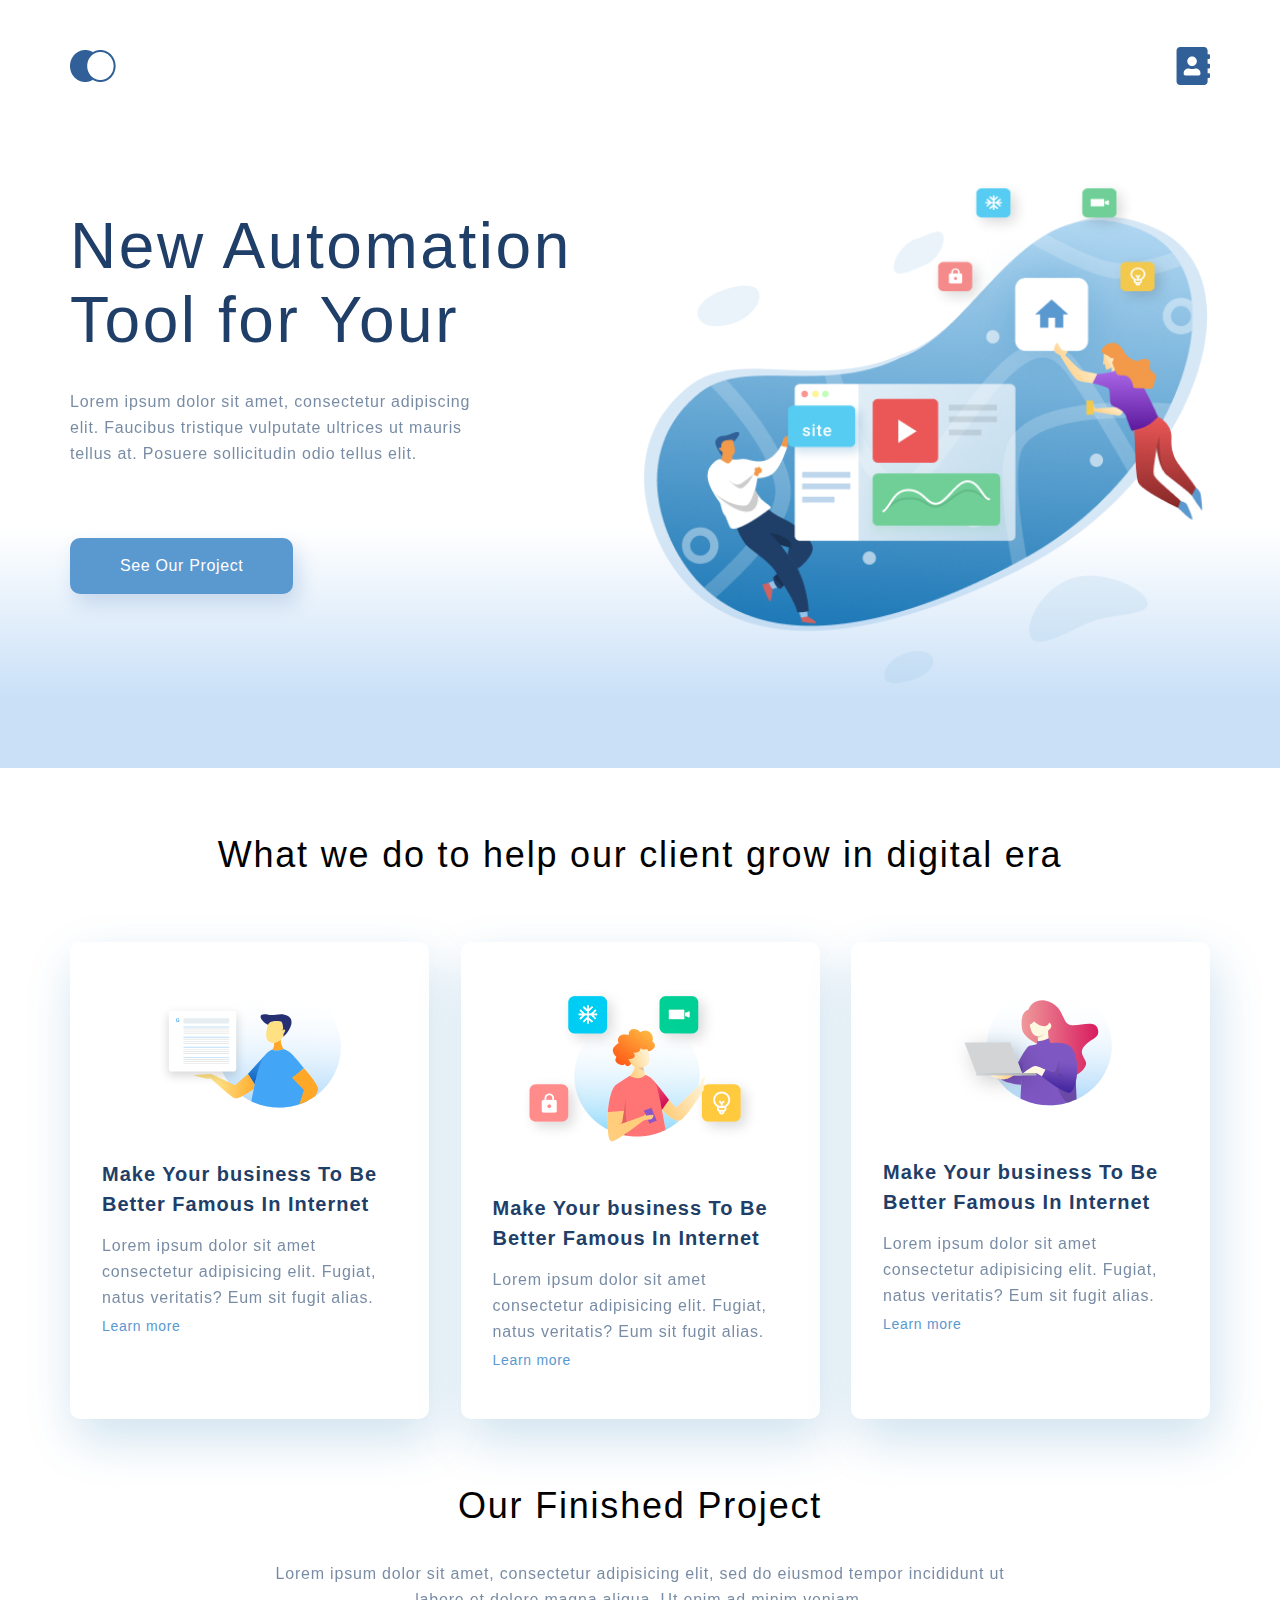
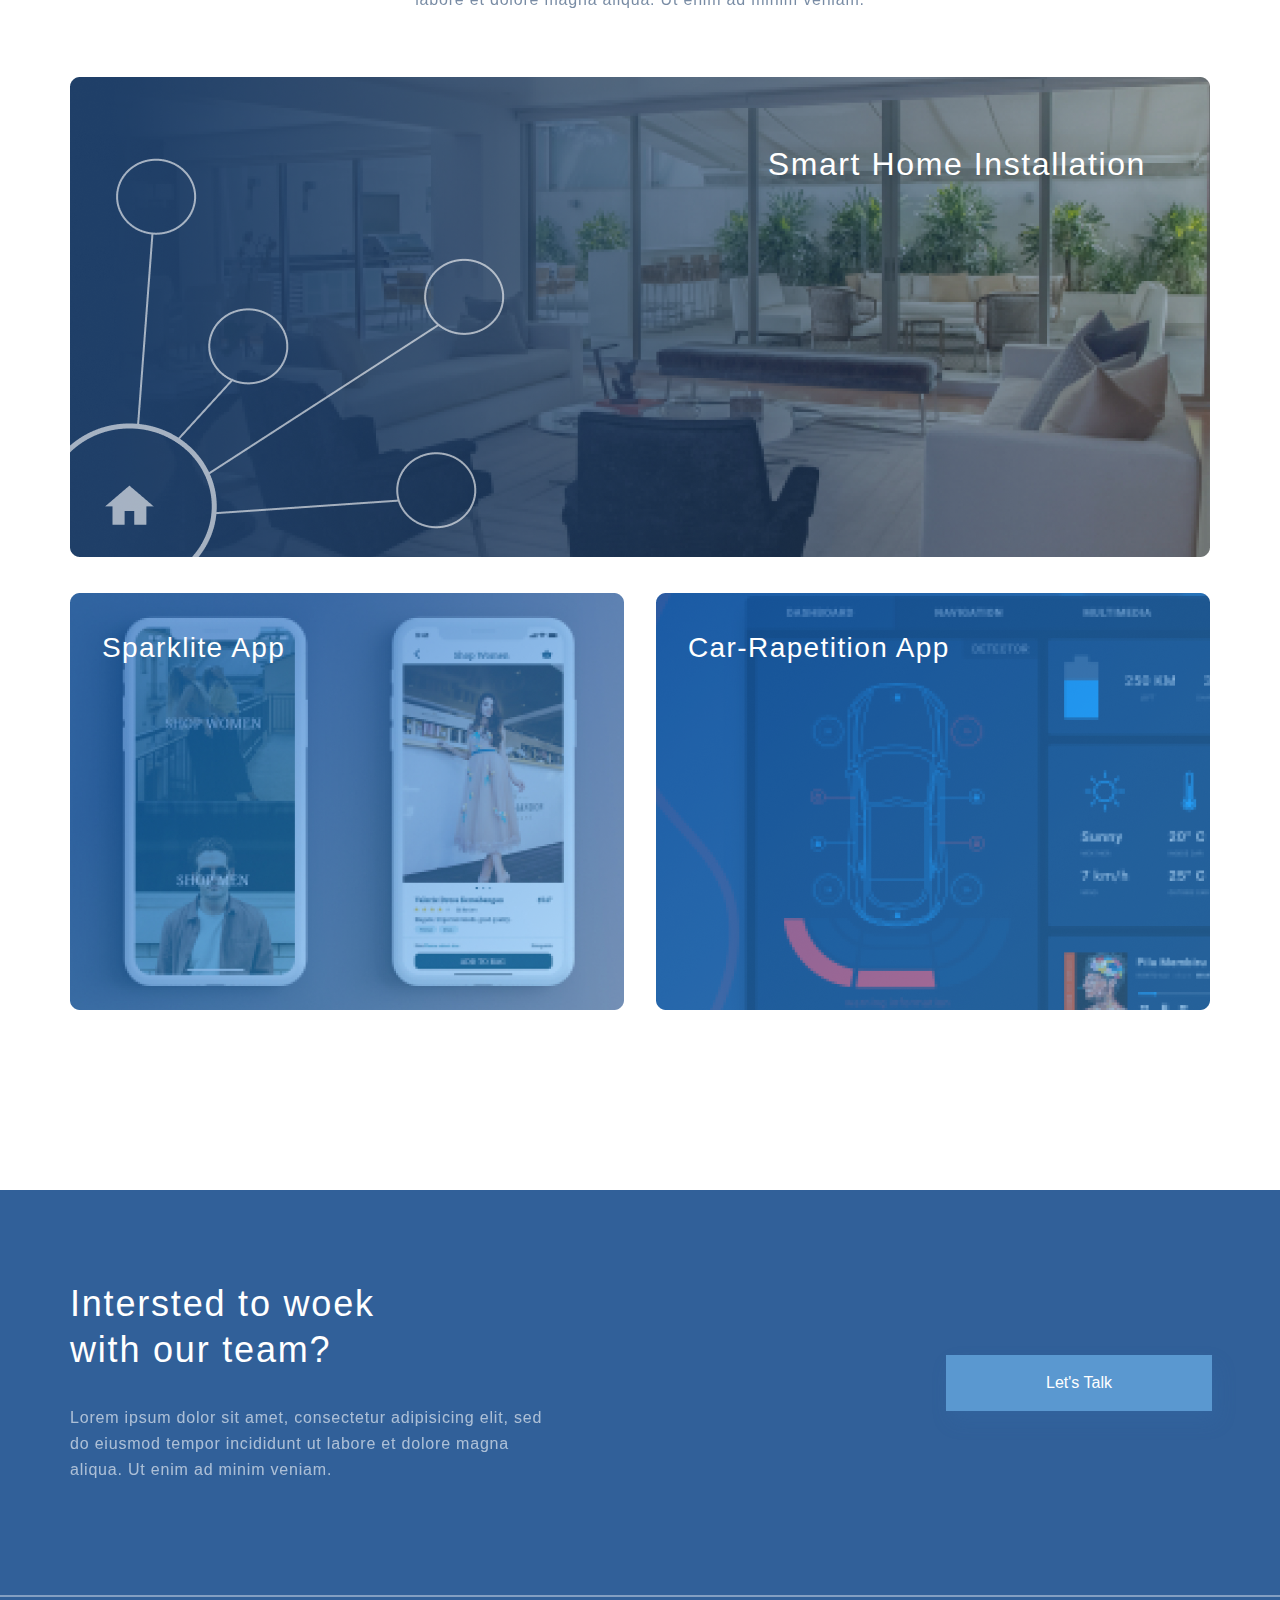
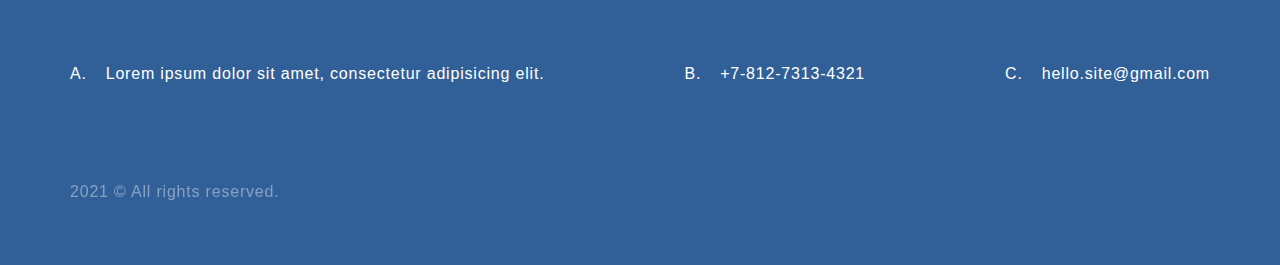
<file: index.html>
<!DOCTYPE html>
<html lang="en">
<head>
    <meta charset="UTF-8">
    <meta name="viewport" content="width=device-width, initial-scale=1.0">
    <link rel="stylesheet" type="text/css" href="style/style.css">
    <title>Homepage</title>
</head>
<body>

    <div class="top">
        <div class="container top__box">
            <ul class="header">
                <li><a href="index.html"><img src="img/main.png" alt="logo"></a></li>
                <li><a href="contact.html"><img src="img/contact.svg" alt="contact"></a></li>
            </ul>
            <div class="top__info">
                <h1 class="top__heading">New Automation
                    Tool for Your </h1>
                <p class="text top__text">Lorem ipsum dolor sit amet, consectetur adipiscing elit. Faucibus tristique vulputate ultrices ut mauris tellus at. Posuere sollicitudin odio tellus elit.</p>
                <a href="#" class="top__button">See Our Project</a>
            </div>
        </div>
    </div>
    <div class="what-we-do container">
        <h3 class="heading">What we do to help our client grow in digital era</h3>
        <div class="card-box">
            <div class="card">
                <img class="card__img" src="img/card_1.svg" alt="card">
                <h4 class="headin-mini">Make Your business To Be
                    Better Famous In Internet</h4>
                <p class="text">Lorem ipsum dolor sit amet consectetur adipisicing elit. Fugiat, natus veritatis? Eum sit fugit alias.</p>
                <a class="card__link" href="#">Learn more</a>
            </div>
            <div class="card">
                <img class="card__img" src="img/card_2.png" alt="card">
                <h4 class="headin-mini">Make Your business To Be
                    Better Famous In Internet</h4>
                <p class="text">Lorem ipsum dolor sit amet consectetur adipisicing elit. Fugiat, natus veritatis? Eum sit fugit alias.</p>
                <a class="card__link" href="#">Learn more</a>
            </div>
            <div class="card">
                <img class="card__img" src="img/card_3.svg" alt="card">
                <h4 class="headin-mini">Make Your business To Be
                    Better Famous In Internet</h4>
                <p class="text">Lorem ipsum dolor sit amet consectetur adipisicing elit. Fugiat, natus veritatis? Eum sit fugit alias.</p>
                <a class="card__link" href="#">Learn more</a>
            </div>
        </div>
        <div class="block-4">
            <div class="block-4">
                <h3 class="heading">Our Finished Project</h3>
                <p class="text text__block-4">Lorem ipsum dolor sit amet, consectetur adipisicing elit, sed do eiusmod tempor incididunt ut labore et dolore magna aliqua. Ut enim ad minim veniam.</p>
            </div>
        </div>
        <div class="block__picture">
            <div class="picture">
                <img class="img_pic" src="img/pic_1.png" alt="smart-home">
                <span class="text__pic_up">Smart Home Installation</span>
            </div>
            <div class="bottom_pic">
                <img class="img_pic" src="img/pic_2.png" alt="Sparklite-App">
                <span>Sparklite App</span>
            </div>
            <div class="bottom_pic">
                <img class="img_pic" src="img/pic_3.png" alt="Car-Rapetition-App">
                <span>Car-Rapetition App</span>
            </div>
        </div>
    </div>
    <div class="footer">
        <div class="container footer__uper">
            <div class="footer__block-text">
                <h4 class="footer_heading">Intersted to woek with our team?</h4>
                <p class="text footer__text">Lorem ipsum dolor sit amet, consectetur adipisicing elit, sed do eiusmod tempor incididunt ut labore et dolore magna aliqua. Ut enim ad minim veniam.</p>
                <a class="bottom__link" href="#">Let's Talk</a>
            </div>
        </div>
        <hr>
        <div class="container footer_down">
            <div class="info__footer">
                <ul class="footer__contact">
                    <li><span class="list__letter">A.</span>Lorem ipsum dolor sit amet, consectetur adipisicing elit.</li>
                    <li><span class="list__letter">B.</span>+7-812-7313-4321</li>
                    <li><span class="list__letter">C.</span>hello.site@gmail.com</li>
                </ul>
                <p class="footer__text copyright">2021 &copy; All rights reserved.</p>
            </div>
        </div>
    </div>
</body>
</html>
</file>
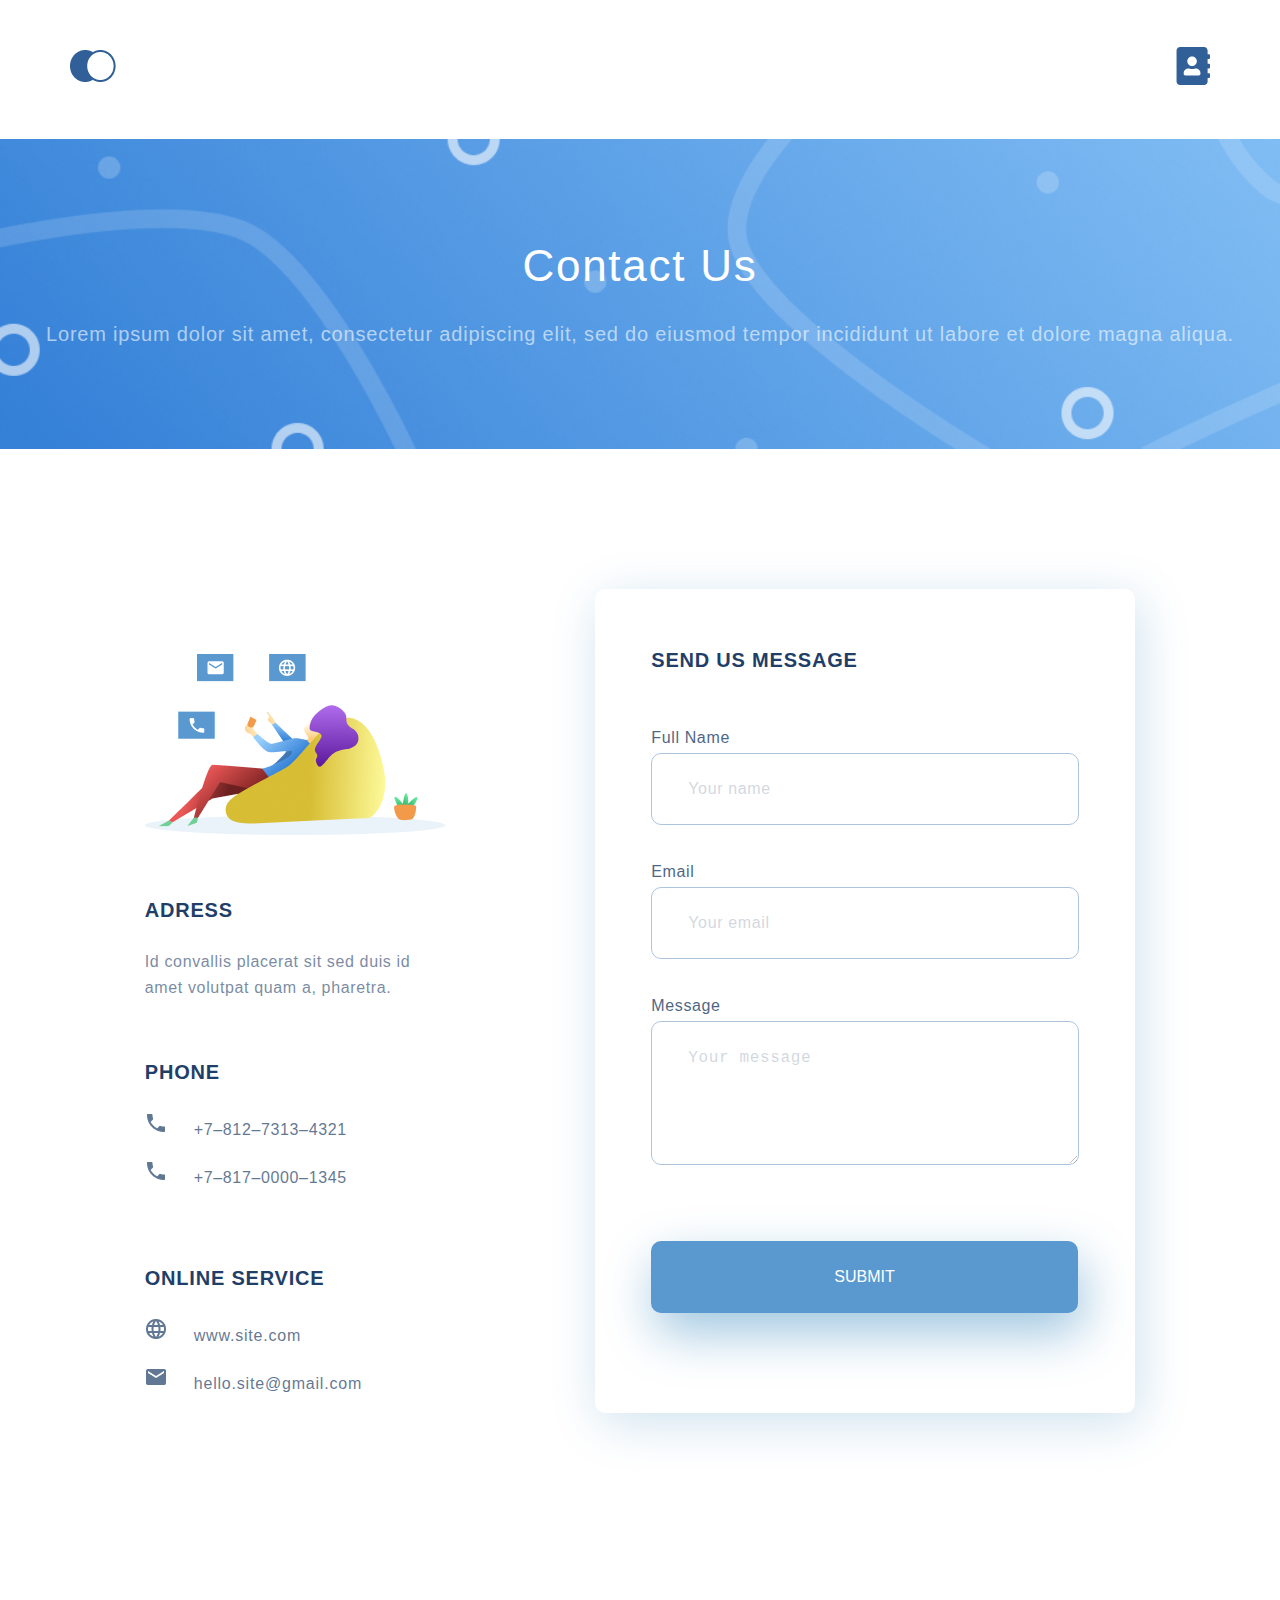
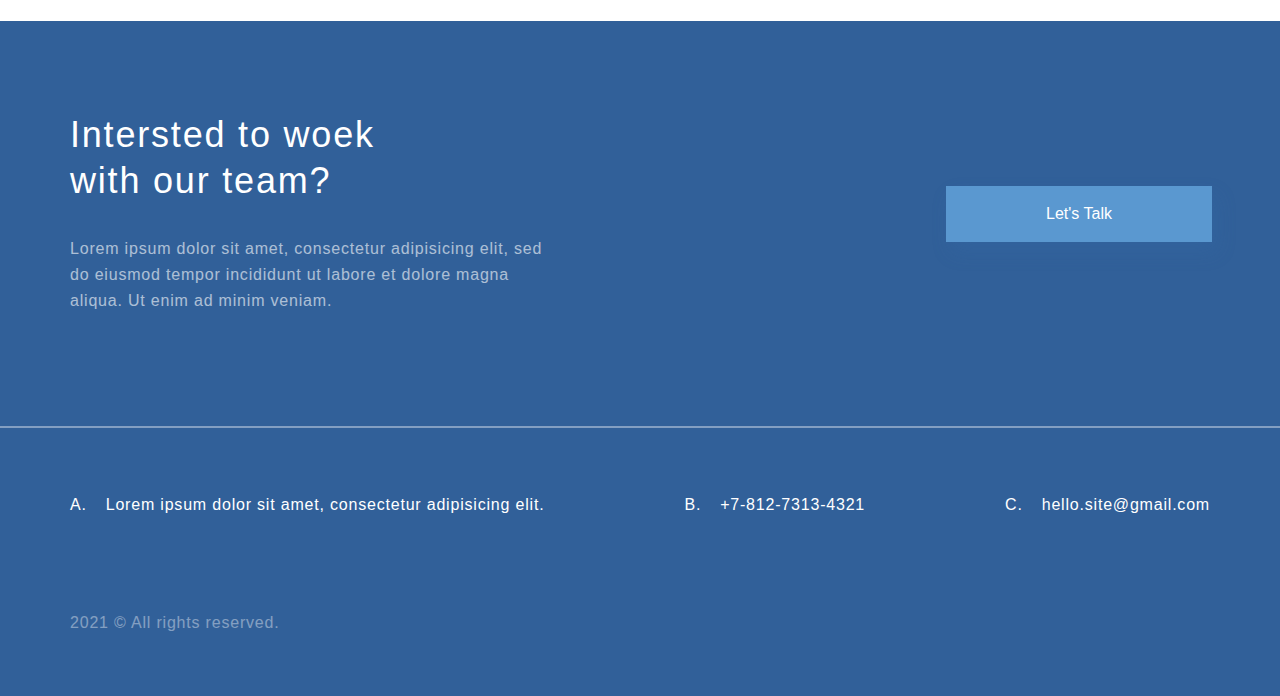
<file: contact.html>
<!DOCTYPE html>
<html lang="en">
<head>
    <meta charset="UTF-8">
    <meta name="viewport" content="width=device-width, initial-scale=1.0">
    <link rel="stylesheet" type="text/css" href="style/style.css">
    <title>Contact</title>
</head>
<body>
    <div class="header__con container">
        <ul class="header con_header">
            <li><a href="index.html"><img src="img/main.png" alt="logo"></a></li>
            <li><a href="contact.html"><img src="img/contact.svg" alt="contact"></a></li>
        </ul>
    </div>
    <div class="contact__us">
        <h2 class="heading__text">Contact Us</h2>
        <p class="text_header">Lorem ipsum dolor sit amet, consectetur adipiscing elit, sed do eiusmod tempor incididunt ut labore et dolore magna aliqua. </p>
    </div>
    <div class="data container">
        <div class="contact__data">
            <img src="img/img.png" alt="contact_img">
            <h4 class="heading_con">ADRESS</h4>
            <p class="text_con">Id convallis placerat sit sed duis id amet volutpat quam a, pharetra.</p>

            <h4 class="heading_con">PHONE</h4>
            <ul class="list-con">
                <li class="telephone">+7&ndash;812&ndash;7313&ndash;4321</li>
                <li class="telephone">+7&ndash;817&ndash;0000&ndash;1345</li>
            </ul>
            <h4 class="heading_con">ONLINE SERVICE</h4>
            <ul class="list-con">
                <li class="internet-icon"><a class="service_link" href="https://www.google.ru">www.site.com</a></li>
                <li class="mail-icon"><a class="service_link" href="dfish@yandex.ru">hello.site@gmail.com</a></li>
            </ul>
        </div>
        <div class="form__data">
            <h4 class="heading__form__text">SEND US MESSAGE</h4>
            <form class="form__message" action="#">
                <span class="text_from">Full Name</span><br><input class="input" type="text" placeholder="Your name"><br>
                <span class="text_from">Email</span><br><input class="input" type="email" placeholder="Your email"><br>
                <span class="text_from">Message</span><br>
                <textarea class="input message" name="Text" id="" cols="30" rows="5" placeholder="Your message"></textarea><br>
                <button class="button" type="submit">Submit</button>
            </form>
        </div>
    </div>
    <div class="map container">
            <script type="text/javascript" charset="utf-8" async src="https://api-maps.yandex.ru/services/constructor/1.0/js/?um=constructor%3Af2d9c5272ef8c5c134b5e7528054ff9554aa9dab8f355b2c3a3840e58fd3ec3a&amp;width=995&amp;height=480&amp;lang=ru_RU&amp;scroll=true"></script>
    </div>
    <div class="footer">
        <div class="container footer__uper">
            <div class="footer__block-text">
                <h4 class="footer_heading">Intersted to woek with our team?</h4>
                <p class="text footer__text">Lorem ipsum dolor sit amet, consectetur adipisicing elit, sed do eiusmod tempor incididunt ut labore et dolore magna aliqua. Ut enim ad minim veniam.</p>
                <a class="bottom__link" href="#">Let's Talk</a>
            </div>
        </div>
        <hr>
        <div class="container footer_down">
            <div class="info__footer">
                <ul class="footer__contact">
                    <li><span class="list__letter">A.</span>Lorem ipsum dolor sit amet, consectetur adipisicing elit.</li>
                    <li><span class="list__letter">B.</span>+7-812-7313-4321</li>
                    <li><span class="list__letter">C.</span>hello.site@gmail.com</li>
                </ul>
                <p class="footer__text copyright">2021 &copy; All rights reserved.</p>
            </div>
        </div>
    </div>
</body>
</html>
</file>
<file: style/style.css>
* {
    margin: 0;
    padding: 0;
}

html,
body {
    overflow-x: hidden;
}

body {
    font-family: sans-serif;
}

.container {
    max-width: 1140px;
    margin: 0 auto;
}

.top {
    height: 768px;
    background: linear-gradient(0deg, #c9e0f7 8.84%, rgba(152, 195, 232, 0) 31.12%);

}

.header {
    display: flex;
    justify-content: space-between;
    list-style-type: none;
    padding-top: 42px;
    align-items: center;
}

.top__box {
    display: flex;
    flex-direction: column;
    height: 100%;
}

.top__info {
    padding-top: 115px;
    flex-grow: 1;
    background-image: url(../img/illustration.png);
    background-repeat: no-repeat;
    background-position: right center;
    background-size: 50%;
}

.top__heading {
    width: 510px;
    color: #1F3F68;
    font-weight: 300;
    font-size: 64px;
    line-height: 74px;
    letter-spacing: 0.04em;
    margin-bottom: 32px;

}

.top__text {
    width: 425px;
}


.text {
    font-size: 16px;
    line-height: 26px;
    font-weight: 400;
    color: #1f3f68;
    letter-spacing: 0.05em;
    Opacity: 60%
}

.top__button {
    font-size: 16px;
    line-height: 26px;
    letter-spacing: 0.04em;
    text-align: center;
    color: #FFFFFF;
    background: #5A98D0;
    box-shadow: 5px 10px 20px rgba(53, 110, 173, 0.2);
    border-radius: 10px;
    padding: 15px 50px;
    text-decoration: none;
    display: inline-block;
    margin-top: 71px;
}

.what-we-do {
    padding: 64px;
}

.heading {
    font-size: 36px;
    text-align: center;
    font-weight: 300;
    line-height: 46px;
    letter-spacing: 0.05em;
}

.headin-mini {
    font-size: 20px;
    line-height: 30px;
    color: #1F3F68;
    letter-spacing: 0.05em;
    margin-bottom: 14px;
}

.card-box {
    display: flex;
    justify-content: space-between;
    padding-top: 64px;
    margin-bottom: 64px;
}

.card {
    width: 359px;
    padding: 44px 32px;
    box-sizing: border-box;
    box-shadow: 5px 20px 50px rgba(16, 112, 177, 0.2);
    border-radius: 10px;
    background-color: #ffffff;
    display: flex;
    flex-direction: column;
}

.card__img {
    align-self: center;
    margin-bottom: 51px;
}

.card__link {
    font-size: 14px;
    line-height: 30px;
    letter-spacing: 0.05em;
    color: #5A98D0;
    text-decoration: none;
}

.block-4 {
    text-align: center;
    display: flex;
    flex-direction: column;
}

.text__block-4 {
    width: 750px;
    padding-top: 32px;
    align-self: center;
}


.block__picture {
    margin-top: 64px;
    display: flex;
    flex-wrap: wrap;
    justify-content: space-between;
}

.picture {
    display: inline-block;
    position: relative;
}

.img_pic {
    width: 100%;
    height: auto;
}

.bottom_pic {
    margin-top: 32px;
    margin-bottom: 112px;
    display: inline-block;
    position: relative;
}

.text__pic_up {
    position: absolute;
    font-size: 32px;
    line-height: 46px;
    text-align: right;
    letter-spacing: 0.05em;
    top: 64px;
    right: 64px;
    color: #ffffff;
}


.bottom_pic>span {
    position: absolute;
    font-size: 28px;
    line-height: 46px;
    letter-spacing: 0.05em;
    color: #FFFFFF;
    left: 32px;
    top: 32px;
}

.footer {
    background: #316099;
}

.footer__uper {
    position: relative;
}

.footer_heading {
    width: 341px;
    padding-top: 91px;
    font-weight: 400;
    font-size: 36px;
    line-height: 46px;
    letter-spacing: 0.05em;
    color: #FFFFFF;
}

.footer__text {
    margin-top: 32px;
    padding-bottom: 112px;
    width: 494px;
    color: #FFFFFF;
    letter-spacing: 0.05em;
}

.bottom__link {
    font-size: 16px;
    line-height: 26px;
    position: absolute;
    left: 876px;
    top: 165px;
    text-align: center;
    color: #FFFFFF;
    background: #5A98D0;
    box-shadow: 5px 10px 20px rgba(53, 110, 173, 0.2);
    padding: 15px;
    text-decoration: none;
    width: 236px;
}

hr {
    opacity: 0.4;
    border: 1px solid #FFFFFF;
}

.footer__contact {
    display: flex;
    justify-content: space-between;
    list-style-type: none;
    font-weight: 400;
    font-size: 16px;
    line-height: 26px;
    letter-spacing: 0.05em;
    color: #FFFFFF;
    margin-top: 64px;
}

.list__letter {
    padding-right: 19px;
}

.copyright {
    padding-top: 64px;
    padding-bottom: 64px;
    opacity: 0.4;
}

.con_header {
    padding-bottom: 45px;
}

.contact__us {
    background-image: url(../img/contact_bg.png);
    background-size: cover;
    display: flex;
    flex-direction: column;
    align-items: center;
}

.heading__text {
    width: 100%;
    padding-top: 90px;
    font-weight: 500;
    font-size: 44px;
    line-height: 74px;
    text-align: center;
    letter-spacing: 0.04em;
    color: #FFFFFF;
}

.text_header {
    margin-top: 16px;
    width: 100%;
    font-size: 20px;
    text-align: center;
    line-height: 30px;
    font-weight: 300;
    letter-spacing: 0.04em;
    color: rgba(255, 255, 255, 0.6);
    padding-bottom: 100px;
}

.data {
    padding-top: 75px;
    display: flex;
    flex-direction: row;
    justify-content: space-around;
}

.contact__data {
    padding-top: 130px;
}

.heading_con {
    font-size: 20px;
    line-height: 30px;
    letter-spacing: 0.04em;
    color: #1F3F68;
    margin-top: 56px;
    padding-bottom: 24px;
}

.text_con {
    width: 299px;
    font-weight: 300;
    font-size: 16px;
    line-height: 26px;
    letter-spacing: 0.04em;
    color: #1F3F68;
    opacity: 0.6;
}

.list-con {
    padding-left: 30px;
}

.telephone {
    list-style-image: url(../img/ic_phone_24px.png);
    ;
    padding-left: 19px;
    padding-bottom: 16px;
    font-weight: 300;
    font-size: 16px;
    line-height: 26px;
    letter-spacing: 0.04em;
    color: #1F3F68;
    opacity: 70%;
}

.internet-icon {
    list-style-image: url(../img/ic_language_24px.png);
    padding-left: 19px;
    padding-bottom: 16px;
    opacity: 70%;
}

.mail-icon {
    list-style-image: url(../img/ic_email_24px.png);
    padding-left: 19px;
    padding-bottom: 16px;
    opacity: 70%;
}

.service_link {
    font-size: 16px;
    line-height: 26px;
    letter-spacing: 0.05em;
    color: #1F3F68;
    text-decoration: none;
}

.form__data {
    margin-top: 65px;
    background: #FFFFFF;
    box-shadow: 5px 10px 50px rgba(16, 112, 177, 0.2);
    border-radius: 10px;
}

.text_from {
    font-size: 16px;
    line-height: 30px;
    letter-spacing: 0.04em;
    color: #1F3F68;
    opacity: 0.8;
    padding-top: 8px;
}

.input {
    width: 428px;
    height: 72px;
    opacity: 0.4;
    margin-bottom: 32px;
    border: 1px solid #356EAD;
    box-sizing: border-box;
    border-radius: 10px;
	outline: none;
}


.button {
    border: none;
    background: #5A98D0;
    box-shadow: 5px 20px 50px rgba(16, 112, 177, 0.4);
    border-radius: 10px;
    font-weight: 500;
    font-size: 16px;
    line-height: 26px;
    padding: 23px 183px;
    text-align: center;
    color: #FFFFFF;
    text-transform: uppercase;
}

.message {
    width: 428px;
    height: 144px;
    margin-bottom: 72px;
}

::placeholder {
    padding-top: 21px;
    padding-left: 36px;
    font-weight: 300;
    font-size: 16px;
    line-height: 30px;
    letter-spacing: 0.04em;
    color: #1F3F68;
    opacity: 0.5;
}

.heading__form__text {
    padding-top: 56px;
    padding-left: 56px;
    font-size: 20px;
    line-height: 30px;
    letter-spacing: 0.04em;
    color: #1F3F68
}

.form__message {
    margin-top: 48px;
    padding-left: 56px;
    padding-right: 56px;
}

.map {
    margin-top: 96px;
    display: flex;
    justify-content: center;
    padding-bottom: 112px;
}

@media (max-width: 1024px) {

    .container {
        padding-left: 32px;
        padding-top: 36px;
        padding-right: 32px;
    }

    .footer__contact {
        display: flex;
        flex-direction: column;
    }

    .footer__contact>li {
        margin-bottom: 25px;
    }

    .copyright {
        padding-top: 32px;
    }

    .footer__uper {
        padding-left: 124px;
        padding-top: 47px;
    }

    .bottom_pic {
        width: 48%;
    }

    .bottom__link {
        width: 133px;
        left: 685px;
        top: 205px;
    }

    .footer_down {
        padding-left: 124px;
    }

    .list__letter {
        padding-right: 47px;
    }

    .top {
        width: 100%;
    }

    .heading {
        width: 704px;
    }

    .what-we-do {
        padding-top: 64px;
        display: flex;
        flex-direction: column;
        align-items: center;
    }

    .header {
        padding-top: 36px;
    }

    .top__button {
        margin-top: 87px;
    }

    .card-box {
        flex-direction: column;
    }

    .card {
        margin-bottom: 32px;
    }
}




@media (max-width: 667px) {

    .container {
        padding-left: 16px;
        padding-top: 24px;
        padding-right: 16px;
    }

    .top__info {
        padding-top: 36px;
        background-image: none;
        display: flex;
        flex-direction: column;
        align-items: center;
    }

    .header {
        padding-top: 24px;
    }

    .top__heading {
        width: 100%;
        font-size: 32px;
        line-height: 37px;
        text-align: center;
        margin-bottom: 12px;
    }

    .top__text {
        width: 100%;
        text-align: center;
    }

    .top__button {
        margin-top: 32px;
        margin-bottom: 41px;
    }

    .top {
        height: 100%;
        margin-bottom: 48px;
    }

    .heading {
        width: 100%;
        font-weight: 300;
        font-size: 24px;
        line-height: 28px;
        text-align: center;
    }

    .card-box {
        flex-direction: column;
        margin-bottom: 32px;
    }

    .card {
        width: 340px;
        margin-bottom: 32px;
    }

    .what-we-do {
        padding: 0;
        display: flex;
        flex-direction: column;
        align-items: center;
    }

    .text__block-4 {
        width: 100%;
        text-align: center;
    }

    .block-4 {
        text-align: center;
        display: flex;
        flex-direction: column;
        padding: 0px 5px 0px 5px;
    }

    .block__picture {
        padding: 0px 15px 0px 15px;
    }

    .text__pic_up {
        position: absolute;
        font-size: 16px;
        top: 15px;
        font-weight: 400;
        right: 16px;
        line-height: 19px;
        color: #FFFFFF;
    }

    .bottom_pic {
        margin-top: 16px;
        margin-bottom: 0px;
    }

    .bottom_pic>span {
        font-size: 16px;
        font-weight: 400;
        line-height: 19px;
        color: #FFFFFF;
    }

    .footer {
        margin-top: 64px;
    }

    .footer_heading {
        padding-top: 18px;
    }

    .footer__block-text {
        display: flex;
        flex-direction: column;
        align-items: flex-start;
        text-align: center;
    }

    .footer__text {
        width: 100%;
        text-align: center;
        padding-bottom: 41px;
    }

    .footer__contact {
        margin-top: 10px;
        flex-direction: column;
    }

    .footer__contact>li {
        padding-bottom: 17px;
    }

    .copyright {
        padding-top: 28px;
        padding-bottom: 32px;
    }

    .data {
        flex-direction: column;
        align-items: center;
    }

    .heading__form__text {
        padding-left: 32px;
    }

    .form__message {
        padding-left: 32px;
    }

    .input {
        width: 100%;
    }

    .message {
        width: 100%;
    }

    .button {
        width: 100%;
        padding: 15px 60px 15px 60px;
        margin-bottom: 32px;
    }
}

@media (max-width: 425px) {
    .footer__block-text {
        align-items: center;
    }

    .bottom__link {
        position: static;
        margin-bottom: 40px;
    }

}

@media (max-width: 449px) {
    .footer__block-text {
        align-items: center;
    }

    .bottom__link {
        position: unset;
        margin-bottom: 40px;
    }

}

@media (max-width: 768px) {
    .container {
        padding-left: 16px;
        padding-top: 24px;
        padding-right: 16px;
    }

    .top__info {
        background-position: right 265px;
    }

    .text__pic_up {
        top: 20px;
        right: 25px;
    }

    .bottom_pic {
        width: 100%;
        margin-bottom: 0;
    }

    .bottom_pic>span {
        left: 20px;
        top: 25px;
    }

    .footer {
        margin-top: 80px;
    }

    .footer__block-text {
        display: flex;
        flex-direction: column;
        align-items: flex-start;
        text-align: center;
    }

    .footer__text {
        width: 100%;
        text-align: center;
        padding-bottom: 41px;
    }

    .footer__contact {
        margin-top: 10px;
        flex-direction: column;
    }

    .footer__contact>li {
        padding-bottom: 17px;
    }

    .copyright {
        padding-top: 28px;
        padding-bottom: 32px;
    }

    .footer__block-text {
        align-items: center;
    }

    .bottom__link {
        position: unset;
        margin-bottom: 40px;
    }

    .form__data {
        width: 75%;
    }

    .data {
        flex-direction: column;
        align-items: center;
    }

    .heading__form__text {
        padding-left: 32px;
    }

    .form__message {
        padding-left: 32px;
    }

    .input {
        width: 100%;
    }

    .message {
        width: 100%;
    }

    .button {
        width: 100%;
        padding: 15px 60px 15px 60px;
        margin-bottom: 32px;
    }
}

@media (max-width: 375px) {

    .text__pic_up {
        top: 15px;
        right: 20px;

    }

    .bottom_pic>span {
        left: 25px;
        top: 25px;

    }

    .form__data {
        width: 100%;
    }

    .footer__uper {
        display: flex;
        flex-direction: column;
        align-items: center;
    }
}

@media (max-width: 823px) {
    .container {
        padding-left: 16px;
        padding-top: 24px;
        padding-right: 16px;
    }

    .top__info {
        background-position: right 265px;
    }

    .text__pic_up {
        top: 20px;
        right: 25px;
    }

    .bottom_pic {
        width: 100%;
        margin-bottom: 0;
    }

    .bottom_pic>span {
        left: 20px;
        top: 25px;
    }

    .footer {
        margin-top: 80px;
    }

    .footer__block-text {
        display: flex;
        flex-direction: column;
        align-items: flex-start;
        text-align: center;
    }

    .footer__text {
        width: 100%;
        text-align: center;
        padding-bottom: 41px;
    }

    .footer__contact {
        margin-top: 10px;
        flex-direction: column;
    }

    .footer__contact>li {
        padding-bottom: 17px;
    }

    .copyright {
        padding-top: 28px;
        padding-bottom: 32px;
    }

    .footer__block-text {
        align-items: center;
    }

    .bottom__link {
        position: unset;
        margin-bottom: 40px;
    }

    .form__data {
        width: 75%;
    }

    .data {
        flex-direction: column;
        align-items: center;
    }

    .heading__form__text {
        padding-left: 32px;
    }

    .form__message {
        padding-left: 32px;
    }

    .input {
        width: 100%;
    }

    .message {
        width: 100%;
    }

    .button {
        width: 100%;
        padding: 15px 60px 15px 60px;
        margin-bottom: 32px;
    }
}
</file>
